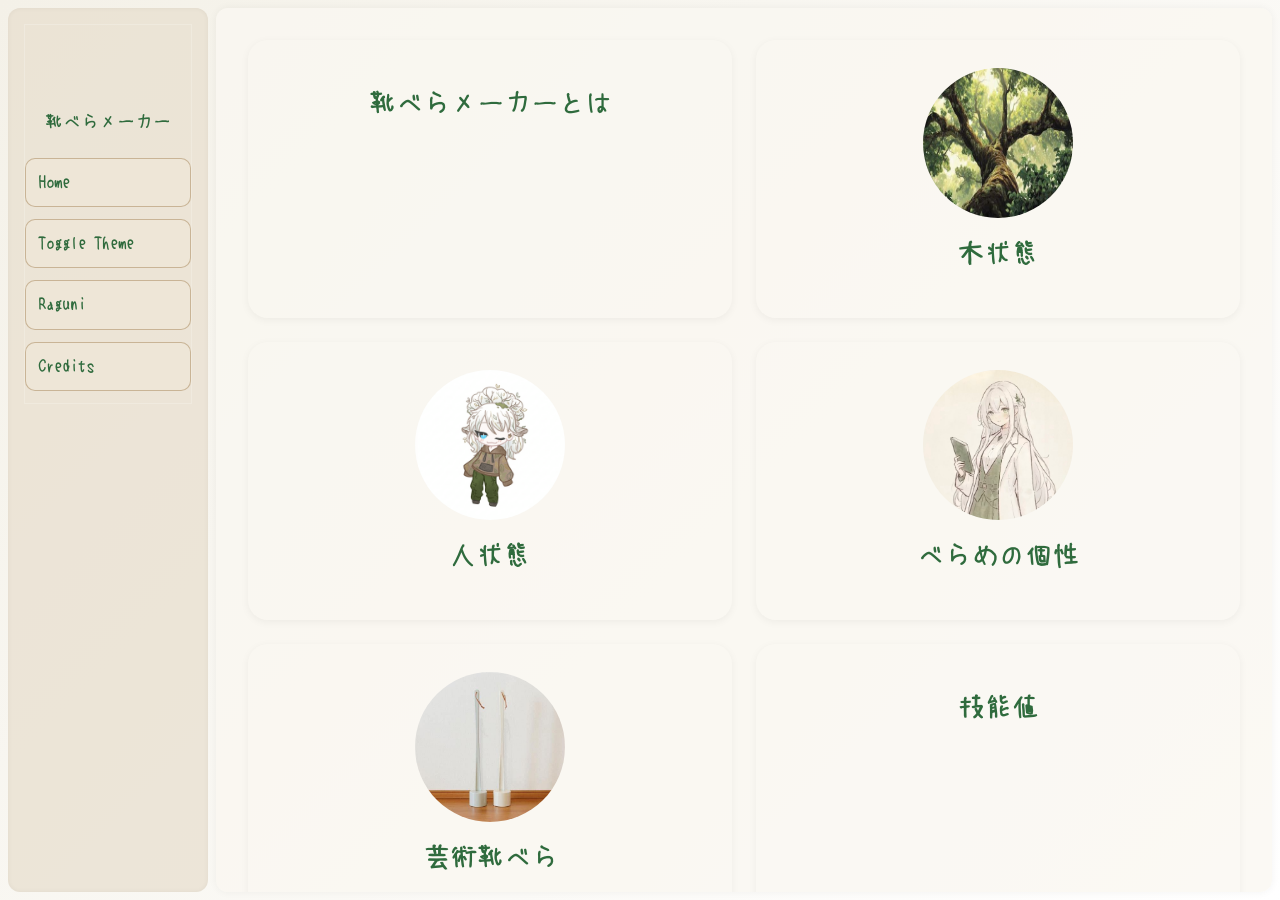
<file: index.html>
<!DOCTYPE html>
<html lang="ja">
<head>
    <meta charset="UTF-8">
    <meta name="viewport" content="width=device-width, initial-scale=1.0">
    <title>靴べらメーカー</title>
    <link rel="stylesheet" href="style/main.css">
    <link rel="stylesheet" href="style/card.css">
    <link rel="icon" href="./images/favicon.ico" type="image/x-icon">              
</head>
<body>
    <nav id="sidebar" aria-label="サイドバー">
        <button id="sidebarToggle" class="sidebar-toggle" type="button" aria-expanded="false" aria-controls="sidebarMenu" aria-label="メニューを開く">
            <span></span>
            <span></span>
            <span></span>
        </button>
        <div id="sidebarMenu" class="sidebar-menu glass-panel" role="menu">
            <div class="sidebar-brand" data-card-action="section" data-section-id="Main" onclick="handleCardAction(this, event)">
                <h1>靴べらメーカー</h1>
            </div>
            <ul class="menu-list">
                <li><a href="#" data-card-action="section" data-section-id="Main" onclick="handleCardAction(this, event)">Home</a></li>
                <li><a href="#" onclick="toggleTheme(); return false;">Toggle Theme</a></li>
                <li><a href="./loves/">Raguni</a></li>
                <li><a href="#" data-card-action="section" data-section-id="Credits" onclick="handleCardAction(this, event)">Credits</a></li>
            </ul>
        </div>
    </nav>
    <main id="main">
        <section id="Main" class="content-section">
            <div class="grid">
                <div class="card" data-card-action="section" data-section-id="About" onclick="handleCardAction(this, event)">
                    <h1>靴べらメーカーとは</h1>
                </div>
                <div class="card" data-card-action="section" data-section-id="Wood" onclick="handleCardAction(this, event)">
                    <div class="title"><img src="images/berame.jpg"></div>
                    <h1>木状態</h1>
                </div>
                <div class="card" data-card-action="section" data-section-id="Human" onclick="handleCardAction(this, event)">
                    <div class="title"><img src="images/human.png"></div>
                    <h1>人状態</h1>
                </div>
                <div class="card" data-card-action="section" data-section-id="otherSettings" onclick="handleCardAction(this, event)">
                    <div class="title"><img src="images/berame2.jpg"></div>
                    <h1>べらめの個性</h1>
                </div>
                <div class="card" data-card-action="section" data-section-id="bera" onclick="handleCardAction(this, event)">
                    <div class="title"><img src="images/bera.jpg"></div>
                    <h1>芸術靴べら</h1>
                </div>
                <div class="card" data-card-action="section" data-section-id="parameter" onclick="handleCardAction(this, event)"><h1>技能値</h1></div>
                <div class="card" data-card-action="section" data-section-id="other" onclick="handleCardAction(this, event)"><h1>その他</h1></div>
            </div>
        </section>
        <section id="About" class="content-section">
            <div class="grid">
                <div class="card">
                    <h1>靴べらメーカーとは</h1>
                    <p>靴べらを作成するPCのこと。</p>
                    <p>略称は、べらめ</p>
                    <p>シュブ=ニグラスのラグニが彼女である。</p>
                </div>
            </div>
        </section>
        <section id="Wood" class="content-section">
            <div class="grid">
                <div class="card" data-card-action="toggle" data-toggle-target="woodDiv" onclick="handleCardAction(this, event)">
                    <div class="title"><img src="images/berame.jpg"></div>
                    <h1>木状態</h1>
                    <div id="woodDiv">
                        <h2>年齢: 2歳</h2>
                        <h2>性別: 無性別</h2>
                        <h2>身長: 183cm</h2>
                        <h2>体重: 2t</h2>
                        <h2>誕生日: 2/5</h2>
                        <h2>出身: 靴べら</h2>
                        <h2>学位: 林学博士</h2>
                    </div>
                </div>
                <div class="card" data-card-action="toggle" data-toggle-target="woodStatus" onclick="handleCardAction(this, event)">
                    <h2>能力値</h2>
                    <div id="woodStatus">
                        <nav>
                            <ul>
                                <li><h3>STR: 12</h3></li>
                                <li><h3>CON: 13</h3></li>
                                <li><h3>POW: 12</h3></li>
                                <li><h3>DEX: 11</h3></li>
                                <li><h3>APP: 9</h3></li>
                                <li><h3>SIZ: 15</h3></li>
                                <li><h3>INT: 14</h3></li>
                                <li><h3>EDU: 20</h3></li>
                            </ul>
                            <ul>
                                <li><h3>HP :14</h3></li>
                                <li><h3>MP: 12</h3></li>
                                <li><h3>SAN: 94</h3></li>
                                <li><h3>不定: 75</h3></li>
                                <li><h3>IDE: 70</h3></li>
                                <li><h3>幸運: 60</h3></li>
                                <li><h3>知識: 100</h3></li>
                                <li><h3>DB: +1d4</h3></li>
                                <li><h3>耐久力: 14</h3></li>
                            </ul>
                        </nav>
                    </div>
                </div>
            </div>
        </section>
        <section id="Human" class="content-section">
            <div class="grid">
                <div class="card" data-card-action="toggle" data-toggle-target="humanDiv" onclick="handleCardAction(this, event)">
                    <div class="title">
                        <img src="images/human.png">
                    </div>
                    <h2>人状態</h2>
                    <div id="humanDiv">
                        <h2>年齢: 24歳</h2>
                        <h2>性別: 女性</h2>
                        <h2>身長: 150cm</h2>
                        <h2>体重: 42kg</h2>
                        <h2>髪色: 白</h2>
                        <h2>瞳色: 翠</h2>
                        <h2>肌色: 白</h2>
                        <h2>誕生日: 2/5</h2>
                        <h2>出身: 靴べら</h2>
                        <h2>学位: 林学博士</h2>
                    </div>
                </div>
                <div class="card" data-card-action="toggle" data-toggle-target="humanStatus" onclick="handleCardAction(this, event)">
                    <h2>能力値</h2>
                    <div id="humanStatus">
                        <nav>
                            <ul>
                                <li><h3>STR: 12</h3></li>
                                <li><h3>CON: 13</h3></li>
                                <li><h3>POW: 12</h3></li>
                                <li><h3>DEX: 15</h3></li>
                                <li><h3>APP: 18</h3></li>
                                <li><h3>SIZ: 11</h3></li>
                                <li><h3>INT: 14</h3></li>
                                <li><h3>EDU: 20</h3></li>
                            </ul>
                            <ul>
                                <li><h3>HP :14</h3></li>
                                <li><h3>MP: 12</h3></li>
                                <li><h3>SAN: 94</h3></li>
                                <li><h3>不定: 75</h3></li>
                                <li><h3>IDE: 70</h3></li>
                                <li><h3>幸運: 60</h3></li>
                                <li><h3>知識: 100</h3></li>
                                <li><h3>DB: 0</h3></li>
                                <li><h3>耐久力: 12</h3></li>
                            </ul>
                        </nav>
                    </div>
                </div>
            </div>
        </section>
        <section id="otherSettings" class="content-section">
            <div class="grid">
                <div class="card">
                    <h1>靴べらメーカーの特性</h1>
                </div>
                <div class="card" data-card-action="toggle" data-toggle-target="TRberame" onclick="handleCardAction(this, event)">
                    <h1>目星を振られた場合</h1>
                    <div id="TRberame">
                        <p>情報公開に自動成功し、SAN値チェック 1d6/1d20。</p>
                    </div>
                </div>
                <div class="card" data-card-action="toggle" data-toggle-target="CHberame" onclick="handleCardAction(this, event)">
                    <h1>状態変化</h1>
                    <div id="CHberame">
                        <p>木、人、靴べら、猫などへ変身できる。ATPを1追加消費すれば擬人化でき、擬人化時のみ交渉技能を使用可能。</p>
                    </div>
                </div>
                <div class="card" data-card-action="toggle" data-toggle-target="berameATP" onclick="handleCardAction(this, event)">
                    <h1>ATP</h1>
                    <div id="berameATP">
                        <p>生命活動のエネルギー。初期値は 1d100 + 10。存在中は天候・光量以外に左右されず光合成する。</p>
                        <table>
                            <thead><tr><th>環境</th><th>条件</th><th>回復</th></tr></thead>
                            <tbody>
                                <tr><td>屋外</td><td>快晴</td><td>4d6</td></tr>
                                <tr><td></td><td>晴れ</td><td>3d6</td></tr>
                                <tr><td></td><td>曇り</td><td>2d6</td></tr>
                                <tr><td></td><td>雨</td><td>1d6</td></tr>
                                <tr><td></td><td>その他</td><td>1d3</td></tr>
                                <tr><td>屋内</td><td>明るい</td><td>2d4</td></tr>
                                <tr><td></td><td>普通</td><td>1d4</td></tr>
                                <tr><td></td><td>暗い</td><td>1d2</td></tr>
                            </tbody>
                        </table>
                        <p>毎ターン1消費。木・靴べら以外の状態では追加で1消費。0になるとHPが毎ターン1減少。</p>
                        <p>人間の食事をとる場合、10ターンに100 + 1d100ATPが回復する。</p>
                    </div>
                </div>
                <div class="card" data-card-action="toggle" data-toggle-target="useATP" onclick="handleCardAction(this, event)">
                    <h1>ATPの使用</h1>
                    <div id="useATP">
                        <ul>
                            <li>自分のHP: 1d3 ATPで1回復。1ターン20まで。</li>
                            <li>ショック・仮死状態: 1ターン50まで。</li>
                            <li>他PCのHP: ATP 1でHP 1回復。</li>
                            <li>PC以外: 一度に回復できる上限なし。</li>
                            <li>ショック・仮死・死亡時は、ATPを全て使ってでもHPを回復する。</li>
                        </ul>
                    </div>
                </div>
            </div>
        </section>
        <section id="bera" class="content-section">
            <div class="grid">
                <div class="card">
                    <h1>芸術靴べらについて</h1>
                    <p>靴べらを生み出すことができる。</p>
                    <p>また、既存の物質を靴べらに変えることもできる。</p>
                    <p>技能値の増減はない。</p>
                </div>
                <div class="card" data-card-action="toggle" data-toggle-target="beraKind" onclick="handleCardAction(this, event)">
                    <h1>靴べらの種類</h1>
                    <div id="beraKind">
                        <nav>
                            <ul>
                                <li><h2>効果のある靴べら</h2><p>靴べらメーカー専用</p></li>
                                <li><h2>靴べら</h2><p>アーティファクト化</p></li>
                                <li><h2>靴べら</h2><p>普通の靴べら</p></li>
                            </ul>
                        </nav>
                        <p>効果のある靴べらを使用することができるのは、靴べらメーカーのみである。</p>
                        <p>靴べらメーカー以外は、アーティファクト化されている靴べらか普通の靴べらの2つが使用可能である。</p>
                    </div>
                </div>
                <div class="card" data-card-action="toggle" data-toggle-target="beraState" onclick="handleCardAction(this, event)">
                    <h1>靴べらの状態</h1>
                    <div id="beraState">
                        <p>現在のシナリオで作成した靴べらはアクティブ、それ以外はコールド。コールド化した靴べらは宣言でアクティブ化できる。</p>
                    </div>
                </div>
                <div class="card" data-card-action="toggle" data-toggle-target="beraRestriction" onclick="handleCardAction(this, event)">
                    <h1>芸術靴べらの制約</h1>
                    <div id="beraRestriction">
                        <p>1ターンに生み出すことのできる靴べらは、5ポイントまでである。</p>
                        <nav>
                            <ul>
                                <li><h2>効果のある靴べら</h2><p>5ポイント</p></li>
                                <li><h2>アーティファクト化された靴べら</h2><p>2ポイント</p></li>
                                <li><h2>靴べら</h2><p>1ポイント</p></li>
                            </ul>
                        </nav>
                    </div>
                </div>
                <div class="card" data-card-action="toggle" data-toggle-target="beraDetails1" onclick="handleCardAction(this, event)">
                    <h1>芸術靴べらの特殊効果</h1>
                    <div id="beraDetails1">
                        <p>効果のある靴べらを召喚することができる。</p>
                        <p>召喚する際に芸術靴べらの技能値を5減少させる。</p>
                        <p>1d5の出目に応じて以下の効果のある靴べらが召喚される。</p>
                        <nav>
                            <ul>
                                <li><h2>1: 回避</h2></li>
                                <li><h2>2: 回復</h2></li>
                                <li><h2>3: 目星</h2></li>
                                <li><h2>4: マーシャルアーツ</h2></li>
                                <li><h2>5: 追跡</h2></li>
                            </ul>
                        </nav>
                    </div>
                </div>
                <div class="card" data-card-action="toggle" data-toggle-target="useAffectbera" onclick="handleCardAction(this, event)">
                    <h1>効果のある靴べらの使用</h1>
                    <div id="useAffectbera">
                        <p>回避、回復、目星、マーシャルアーツ、追跡の効果を使用できる。使用時は1〜5がファンブル、96〜100がクリティカル。</p>
                        <p>マーシャルアーツはDB +1d6。人状態では同時に2本まで使用できる。</p>
                    </div>
                </div>
                <div class="card" data-card-action="toggle" data-toggle-target="beraDetails2" onclick="handleCardAction(this, event)">
                    <h1>芸術靴べらの特殊効果</h1>
                    <div id="beraDetails2">
                        <p>アーティファクト化された靴べらを召喚することができる。</p>
                        <p>召喚する際に芸術靴べらの技能値を2減少させる。</p>
                        <p>1d5の出目に応じて以下のアーティファクト化された靴べらが召喚される。</p>
                        <nav>
                            <ul>
                                <li><h2>1: 回避</h2></li>
                                <li><h2>2: 回復</h2></li>
                                <li><h2>3: 目星</h2></li>
                                <li><h2>4: マーシャルアーツ</h2></li>
                                <li><h2>5: 追跡</h2></li>
                            </ul>
                        </nav>
                    </div>
                </div>
                <div class="card" data-card-action="toggle" data-toggle-target="aboutAFbera" onclick="handleCardAction(this, event)">
                    <h1>アーティファクト化された靴べら</h1>
                    <div id="aboutAFbera">
                        <p>回避・回復・目星・マーシャルアーツ・追跡に、それぞれ +33d3の補正を受ける。</p>
                        <p>所有者が戦闘でファンブルすると破壊され、所有者は1ダメージ。譲渡品とコールド化した靴べらは除く。</p>
                    </div>
                </div>
                <div class="card" data-card-action="toggle" data-toggle-target="normalbera" onclick="handleCardAction(this, event)">
                    <h1>普通の靴べら</h1>
                    <div id="normalbera">
                        <p>攻撃時に1d3 + DBのダメージを与える。</p>
                    </div>
                </div>
                <div class="card" data-card-action="toggle" data-toggle-target="beraATP" onclick="handleCardAction(this, event)">
                    <h1>靴べらの吸収</h1>
                    <div id="beraATP">
                        <p>靴べらを吸収すると、ATPを1d6回復する。</p>
                    </div>
                </div>
                <div class="card" data-card-action="toggle" data-toggle-target="beraCritical" onclick="handleCardAction(this, event)">
                    <h1>クリティカル</h1>
                    <div id="beraCritical">
                        <h2>芸術靴べらでクリティカルした場合</h2>
                        <p>芸術靴べらの技能値を100増加させる。</p>
                    </div>
                </div>
                <div class="card" data-card-action="toggle" data-toggle-target="beraFumble" onclick="handleCardAction(this, event)">
                    <h1>ファンブル</h1>
                    <div id="beraFumble">
                        <h2>芸術靴べらでファンブルした場合</h2>
                        <p>既存にある靴べらをすべて破壊する。</p>
                        <p>コールド化した靴べら、譲渡された靴べら、魂を含む靴べらを除く。</p>
                    </div>
                </div>
            </div>
        </section>
        <section id="parameter" class="content-section">
            <div class="grid">
                <div class="card">
                    <h1>技能値</h1>
                    <p>職業ポイント: 400 興味ポイント: 140</p>
                    <p>木状態・人状態 共通</p>
                </div>
		        <div class="card">
                    <h2>芸術技能</h2>
                    <table>
                        <thead><tr><th>技能名</th><th>初期</th><th>割振</th><th>他</th><th>合計</th></tr></thead>
                        <tbody>
                            <tr><td>芸術（靴べら）</td><td>5</td><td>540</td><td>-128</td><td>417</td></tr>
                        </tbody>
                    </table>
                </div>
                <div class="card">
                    <h2>戦闘技能</h2>
                    <table>
                        <thead><tr><th>技能名</th><th>初期</th><th>成長</th><th>合計</th></tr></thead>
                        <tbody>
                            <tr><td>回避</td><td>22</td><td>15</td><td>37</td></tr>
                            <tr><td>キック</td><td>25</td><td>-</td><td>25</td></tr>
                            <tr><td>組み付き</td><td>25</td><td>-</td><td>25</td></tr>
                            <tr><td>こぶし(パンチ)</td><td>50</td><td>-</td><td>50</td></tr>
                            <tr><td>頭突き</td><td>10</td><td>-</td><td>10</td></tr>
                            <tr><td>投擲</td><td>25</td><td>-</td><td>25</td></tr>
                            <tr><td>マーシャルアーツ</td><td>1</td><td>-</td><td>1</td></tr>
                            <tr><td>拳銃</td><td>20</td><td>-</td><td>20</td></tr>
                            <tr><td>サブマシンガン</td><td>15</td><td>-</td><td>15</td></tr>
                            <tr><td>ショットガン</td><td>30</td><td>-</td><td>30</td></tr>
                            <tr><td>マシンガン</td><td>15</td><td>-</td><td>15</td></tr>
                            <tr><td>ライフル</td><td>25</td><td>-</td><td>25</td></tr>
                            <tr><td>電気銃リロード</td><td>50</td><td>-</td><td>50</td></tr>
                        </tbody>
                    </table>
                </div>
                <div class="card">
                    <h2>探索技能</h2>
                    <table>
                        <thead><tr><th>技能名</th><th>初期</th><th>成長</th><th>合計</th></tr></thead>
                        <tbody>
                            <tr><td>応急手当</td><td>30</td><td>-</td><td>30</td></tr>
                            <tr><td>鍵開け</td><td>1</td><td>5</td><td>6</td></tr>
                            <tr><td>隠す</td><td>15</td><td>-</td><td>15</td></tr>
			    <tr><td>隠れる</td><td>10</td><td>-</td><td>10</td></tr>
                            <tr><td>聞き耳</td><td>25</td><td>-</td><td>25</td></tr>
                            <tr><td>忍び歩き</td><td>10</td><td>-</td><td>10</td></tr>
                            <tr><td>写真術</td><td>10</td><td>-</td><td>10</td></tr>
                            <tr><td>精神分析</td><td>1</td><td>-</td><td>1</td></tr>
                            <tr><td>追跡</td><td>10</td><td>-</td><td>10</td></tr>
                            <tr><td>登攀</td><td>40</td><td>-</td><td>40</td></tr>
                            <tr><td>図書館</td><td>25</td><td>1</td><td>26</td></tr>
                            <tr><td>目星</td><td>25</td><td>11</td><td>36</td></tr>
			</tbody>
                </table>
            </div>
            <div class="card">
                <h2>行動技能</h2>
                    <table>
                        <thead><tr><th>技能名</th><th>初期</th><th>成長</th><th>合計</th></tr></thead>
                        <tbody>
                            <tr><td>運転</td><td>20</td><td>-</td><td>20</td></tr>
			    <tr><td>機械修理</td><td>20</td><td>-</td><td>20</td></tr>
                            <tr><td>重機械操作</td><td>1</td><td>-</td><td>1</td></tr>
                            <tr><td>乗馬</td><td>5</td><td>-</td><td>5</td></tr>
                            <tr><td>水泳</td><td>25</td><td>-</td><td>25</td></tr>
                            <tr><td>制作</td><td>5</td><td>-</td><td>5</td></tr>
		            <tr><td>跳躍</td><td>25</td><td>-</td><td>25</td></tr>
                            <tr><td>操作</td><td>1</td><td>-</td><td>1</td></tr>
			    <tr><td>電気修理</td><td>10</td><td>-</td><td>10</td></tr>
                            <tr><td>ナビゲート</td><td>10</td><td>-</td><td>10</td></tr>
			    <tr><td>変装</td><td>1</td><td>-</td><td>10</td></tr>
                        </tbody>
                    </table>
                </div>
                <div class="card">
                    <h2>交渉技能</h2>
                    <table>
                        <thead><tr><th>技能名</th><th>初期</th><th>成長</th><th>合計</th></tr></thead>
                        <tbody>
                            <tr><td>言いくるめ</td><td>5</td><td>-</td><td>5</td></tr>
			    <tr><td>信用</td><td>15</td><td>-</td><td>15</td></tr>
      			    <tr><td>説得</td><td>15</td><td>-</td><td>15</td></tr>
			    <tr><td>値切り</td><td>5</td><td>-</td><td>5</td></tr>
                            <tr><td>母国語 (日本語)</td><td>100</td><td>-</td><td>100</td></tr>
			</tbody>
                    </table>
                </div>
		<div class="card">
                    <h2>知識技能</h2>
                    <table>
                        <thead><tr><th>技能名</th><th>初期</th><th>成長</th><th>合計</th></tr></thead>
                        <tbody>
                            <tr><td>医学</td><td>5</td><td>-</td><td>5</td></tr>
			    <tr><td>オカルト</td><td>5</td><td>-</td><td>5</td></tr>
			    <tr><td>化学</td><td>1</td><td>-</td><td>1</td></tr>
                            <tr><td>クトゥルフ神話</td><td>3</td><td>-</td><td>3</td></tr>
                            <tr><td>経理</td><td>10</td><td>-</td>10<td>10</td></tr>
			    <tr><td>考古学</td><td>1</td><td>-</td><td>1</td></tr>
			    <tr><td>コンピューター</td><td>1</td><td>-</td><td>1</td></tr>
                            <tr><td>心理学</td><td>5</td><td>-</td><td>5</td></tr>
			    <tr><td>人類学</td><td>1</td><td>-</td><td>1</td></tr>
			    <tr><td>生物学</td><td>1</td><td>-</td><td>1</td></tr>
			    <tr><td>心地質学</td><td>1</td><td>-</td><td>1</td></tr>
                            <tr><td>電子工学</td><td>1</td><td>-</td><td>1</td></tr>
			    <tr><td>天文学</td><td>1</td><td>-</td><td>1</td></tr>
                            <tr><td>博物学</td><td>10</td><td>-</td><td>10</td></tr>
			    <tr><td>物理学</td><td>1</td><td>-</td><td>1</td></tr>
			    <tr><td>法律</td><td>5</td><td>-</td><td>5</td></tr>
			    <tr><td>薬学</td><td>1</td><td>-</td><td>1</td></tr>
			    <tr><td>歴史</td><td>20</td><td>-</td><td>20</td></tr>
                        </tbody>
                    </table>
                </div>
            </div>
        </section>
        <section id="other" class="content-section">
            <div class="grid">
                <div class="card" data-card-action="toggle" data-toggle-target="weaponDetails" onclick="handleCardAction(this, event)">
                    <h1>武器</h1>
                    <div id="weaponDetails">
			<table>
                <thead><tr><th>名称</th><th>成功率</th><th>ダメージ</th></tr></thead>
                <tbody>
                    <tr><td>電気銃</td><td>(110 - 10n)%</td><td>1回につき nd5</td></tr>
                </tbody>
            </table>
            <table>
                <thead><tr><th>説明</th></tr></thead>
                <tbody>
                    <tr><td>nは1〜10。1ターンに1回攻撃。ターン開始時に電気銃リロード判定を行い、失敗時はダメージ半減。クリティカル・ファンブルなし。</td></tr>
                </tbody>
			</table>
                    </div>
                </div>
                <div class="card" data-card-action="toggle" data-toggle-target="moneyDetails" onclick="handleCardAction(this, event)">
                    <h1>収入と財産</h1>
                    <div id="moneyDetails">
			<table>
                <tbody>
                    <tr><th>収入</th><td>1シナリオにつき木の葉5枚</td></tr>
                    <tr><th>手持ち現金</th><td>1,080,000</td></tr>
                    <tr><th>預金</th><td>120,000,000</td></tr>
                    <tr><th>個人資産</th><td>-</td></tr>
                    <tr><th>不動産</th><td>-</td></tr>
                </tbody>
			</table>
                    </div>
                </div>
                <div class="card" data-card-action="toggle" data-toggle-target="itemDetails" onclick="handleCardAction(this, event)">
                    <h1>所持品・アーティファクト</h1>
                    <div id="itemDetails">
                        <table>
                            <thead><tr><th>名称</th><th>個数</th></tr></thead>
                            <tbody>
                                <tr><td>水のマーシャルアーツ</td><td>x1</td></tr>
                            </tbody>
                        </table>
                        <table>
                            <thead><tr><th>メモ</th></tr></thead>
                            <tbody>
                                <tr><td>米田・R・米山の形見 水属性のマーシャルアーツベラ</td></tr>
                            </tbody>
                        </table>
                        <table>
                            <thead><tr><th>名称</th><th>個数</th></tr></thead>
                            <tbody>
                                <tr><td>翠色の綺麗な宝石</td><td>x1</td></tr>
                            </tbody>
                        </table>
                        <table>
                            <thead><tr><th>メモ</th></tr></thead>
                            <tbody>
                                <tr><td>MP+10 10万円 使用後半額になる。 使用済み</td></tr>
                            </tbody>
                        </table>
                        <table>
                            <thead><tr><th>名称</th><th>個数</th></tr></thead>
                            <tbody>
                                <tr><td>怪談白サイコロ</td><td>x1</td></tr>
                            </tbody>
                        </table>
                        <table>
                            <thead><tr><th>メモ</th></tr></thead>
                            <tbody>
                                <tr><td>使ったシナリオで1つだけ言葉をシナリオ中概念ごと変えることができる しかし、1d6で6が出た場合このサイコロを爆散し1d3ダメージを受けるかつ、次振る戦闘技能をファンブルにする。1回のみ</td></tr>
                            </tbody>
                        </table>
                        <table>
                            <thead><tr><th>名称</th><th>個数</th></tr></thead>
                            <tbody>
                                <tr><td>魔術本: 被害をそらす</td><td>-</td></tr>
                            </tbody>
                        </table>
                        <table>
                            <thead><tr><th>メモ</th></tr></thead>
                            <tbody>
                                <tr><td>呪文をかけるためにMPとSUN値を1消費する。攻撃に対して片手を伸ばす。手を下ろさない限り、攻撃が与えるはずだったダメージと同じ数値のMPを消費することでダメージを脇に逸らすことができる。攻撃が命中していない場合MPは消費されない。</td></tr>
                            </tbody>
                        </table>
                        <table>
                            <thead><tr><th>名称</th><th>個数</th></tr></thead>
                            <tbody>
                                <tr><td>クトゥルフの招来/退散/従属</td><td>-</td></tr>
                            </tbody>
                        </table>
                        <table>
                            <thead><tr><th>メモ</th></tr></thead>
                            <tbody>
                                <tr><td>『ふんぐるい むぐるうなふ くとぅぐあ ふぉまるはうと んがあ・ぐあ なふるたぐん いあ！ くとぅぐあ!』と2回唱え、MPとSUN値を1d10消費してシュブ=ニグラスを招来することができる。そしてSUNチェックは招来させた本人は発生せず自分が招来させている間自分に従属させることができる。1d5ターンたつと勝手に退散する。(召喚されるのはヨグ=ソトース)※アザトースです。1d100で対象が変わる。</td></tr>
                            </tbody>
                        </table>
                        <table>
                            <thead><tr><th>名称</th><th>個数</th></tr></thead>
                            <tbody>
                                <tr><td>魔法の羽(回復)</td><td>-</td></tr>
                            </tbody>
                        </table>
                        <table>
                            <thead><tr><th>メモ</th></tr></thead>
                            <tbody>
                                <tr><td>対象を癒しの炎で包んで回復する。最大HPの何%まで回復（消費MPx10%）消費するMPを選べる。</td></tr>
                            </tbody>
                        </table>
                        <table>
                            <thead><tr><th>名称</th><th>個数</th></tr></thead>
                            <tbody>
                                <tr><td>魔法の羽(攻撃)</td><td>-</td></tr>
                            </tbody>
                        </table>
                        <table>
                            <thead><tr><th>メモ</th></tr></thead>
                            <tbody>
                                <tr><td>対象を炎で攻撃する。装甲や魔術の影響を受けない（5D3+消費MP）MPを2D5消費する</td></tr>
                            </tbody>
                        </table>
                        <table>
                            <thead><tr><th>名称</th><th>個数</th></tr></thead>
                            <tbody>
                                <tr><td>運命の100面ダイスの残骸</td><td>x1</td></tr>
                            </tbody>
                        </table>
                        <table>
                            <thead><tr><th>メモ</th></tr></thead>
                            <tbody>
                                <tr><td>COC のセッションにおいて一度だけ判定をやり直すことが出来る。一度使うと粉々に砕けてしまうだろう。オリジナルのAFなので持込みは各KPに確認が必要。※既に使用済みで壊れた。</td></tr>
                            </tbody>
                        </table>
                        <table>
                            <thead><tr><th>名称</th><th>個数</th></tr></thead>
                            <tbody>
                                <tr><td>証明写真</td><td>x1</td></tr>
                            </tbody>
                        </table>
                        <table>
                            <thead><tr><th>メモ</th></tr></thead>
                            <tbody>
                                <tr><td>べらめ人状態の証明書。App20の証明写真。</td></tr>
                            </tbody>
                        </table>
                        <table>
                            <thead><tr><th>名称</th><th>個数</th></tr></thead>
                            <tbody>
                                <tr><td>天候の数珠</td><td>x1</td></tr>
                            </tbody>
                        </table>
                        <table>
                            <thead><tr><th>メモ</th></tr></thead>
                            <tbody>
                                <tr><td>呪文: 天候を変える。を取得する。また、この数珠をつけている限り、マジックポイント10につきレベル2の天候変化が行える。</td></tr>
                            </tbody>
                        </table>
                        <table>
                            <thead><tr><th>名称</th><th>個数</th></tr></thead>
                            <tbody>
                                <tr><td>魔術写しの短刀</td><td>x1</td></tr>
                            </tbody>
                        </table>
                        <table>
                            <thead><tr><th>メモ</th></tr></thead>
                            <tbody>
                                <tr><td>この短刀で術者を刺し命を奪うことで、術者が持っていた呪文をどれでも一つ短刀に移すことができるアーティファクト。術を奪えるのは一回のみ。なお、このアイテムはAFなので幽体の探索者でも持つことが可能。時雨の中にあった天候を変えるを吸収している。</td></tr>
                            </tbody>
                        </table>
                        <table>
                            <thead><tr><th>名称</th><th>個数</th></tr></thead>
                            <tbody>
                                <tr><td>注射: 死者からの忠誠</td><td>x1</td></tr>
                            </tbody>
                        </table>
                        <table>
                            <thead><tr><th>メモ</th></tr></thead>
                            <tbody>
                                <tr><td>1回のみ、死体に注射すると自身の駒にすることができる。2d5ターンの間、思いのまま動かすことができる。2d5ターン後、死体は灰になって消える。</td></tr>
                            </tbody>
                        </table>
                        <table>
                            <thead><tr><th>名称</th><th>個数</th></tr></thead>
                            <tbody>
                                <tr><td>魔術本: 過剰の回復</td><td>-</td></tr>
                            </tbody>
                        </table>
                        <table>
                            <thead><tr><th>メモ</th></tr></thead>
                            <tbody>
                                <tr><td>HPが最大値の相手に1ポイント以上の回復を与えると、回復値の最大3倍のダメージを与えることができる。ただし、この魔術本によるダメージでは対象の最大HPの50%を超えてダメージを与えられない。</td></tr>
                            </tbody>
                        </table>
                        <table>
                            <thead><tr><th>名称</th><th>個数</th></tr></thead>
                            <tbody>
                                <tr><td>死への抵抗</td><td>-</td></tr>
                            </tbody>
                        </table>
                        <table>
                            <thead><tr><th>メモ</th></tr></thead>
                            <tbody>
                                <tr><td>所有者: 靴べらメーカー。このアーティファクトの所有者として名前を刻んだ者以外、所有者が変わることはない。名前を刻む際に、MPとSAN値をそれぞれ1d10減少させる。所有者のPCが死亡した際に、この本を落とす。この本を拾ったものは、CON対抗で負けた場合身体を乗っ取られる。</td></tr>
                            </tbody>
                        </table>
                        <table>
                            <thead><tr><th>名称</th><th>個数</th></tr></thead>
                            <tbody>
                                <tr><td>魔術本: 神殺し</td><td>-</td></tr>
                            </tbody>
                        </table>
                        <table>
                            <thead><tr><th>メモ</th></tr></thead>
                            <tbody>
                                <tr><td>神を殺したあなたには必要がないだろう……</td></tr>
                            </tbody>
                        </table>
                    </div>
                </div>
                <div class="card" data-card-action="toggle" data-toggle-target="STbera" onclick="handleCardAction(this, event)">
                    <h1>所有靴べら等</h1>
                    <div id="STbera">
                        <table>
                            <thead>
                                <tr><th>種類</th><th>本数</th></tr>
                            </thead>
                            <tbody>
                                <tr><td>回避</td><td>9</td></tr>
                                <tr><td>回復</td><td>6</td></tr>
                                <tr><td>目星</td><td>4</td></tr>
                                <tr><td>マーシャルアーツ</td><td>10</td></tr>
                                <tr><td>追跡</td><td>8</td></tr>
                                <tr><td>普通(魂入り)<td>15</td></tr>
                            </tbody>
                        </table>
                        <h2>シナリオに残してきた靴べら</h2>
                        <table>
                            <thead>
                                <tr><th>シナリオ名</th><th>本数</th></tr>
                            </thead>
                            <tbody>
                                <tr><td>絶対初期値的な技能に成功しないと出られない部屋</td><td>-</td></tr>
                                <tr><td>絶望の孤島</td><td>3</td></tr>
                                <tr><td>にゃんこ事件真っ最中</td><td>2</td></tr>
                                <tr><td>ショゴス狩り</td><td>1</td></tr>
                                <tr><td>チャイルドリプレイ</td><td>3</td></tr>
                                <tr><td>腹が…減った…</td><td>-</td></tr>
                                <tr><td>奇妙な1日</td><td>2</td></tr>
                                <tr><td>間もなく最終電車が出発します。</td><td>2</td></tr>
                                <tr><td>稲荷の村</td><td>1</td></tr>
                                <tr><td>在らずの人々</td><td>6</td></tr>
                            </tbody>
                        </table>
                    </div>
                </div>
                <div class="card" data-card-action="toggle" data-toggle-target="encounterDetails" onclick="handleCardAction(this, event)">
                    <h1>遭遇した超自然の存在</h1>
                    <div id="encounterDetails">
                        <table>
                            <thead><tr><th>名称</th><th>回数</th></tr></thead>
                            <tbody>
                                <tr><td>ダニL</td><td>3</td></tr>
                                <tr><td>ノーデンス</td><td>1</td></tr>
                                <tr><td>ショゴス</td><td>14</td></tr>
                                <tr><td>ゴルゴロス</td><td>1</td></tr>
                                <tr><td>アザトース</td><td>1</td></tr>
                                <tr><td>シュブ=ニグラス</td><td>2</td></tr>
                                <tr><td>稲荷</td><td>1</td></tr>
                                <tr><td>風の落し子</td><td>1</td></tr>
                                <tr><td>クトーニアン</td><td>1</td></tr>
                                <tr><td>バグ=シャース</td><td>1</td></tr>
                            </tbody>
                        </table>
                    </div>
                </div>
                <div class="card" data-card-action="toggle" data-toggle-target="scenarioDetails" onclick="handleCardAction(this, event)">
                    <h1>通過したシナリオ</h1>
                    <div id="scenarioDetails">
                        <table>
                            <thead><tr><th>シナリオ</th><th>結果</th><th>記録・報酬</th></tr></thead>
                            <tbody>
                                <tr><td>絶対初期値的な技能に成功しないと出られない部屋</td><td>クリア</td><td>遺体を目星べらにした</td></tr>
                                <tr><td>絶望の孤島</td><td>ロスト ※ロストではない</td><td>靴べら5つで自身を召喚</td></tr>
                                <tr><td>にゃんこ事件真っ最中</td><td>クリア</td><td>緑色の綺麗な宝石</td></tr>
                                <tr><td>ショゴス狩り</td><td>クリア</td><td>ショゴス14体、電気銃ほか</td></tr>
                                <tr><td>チャイルド・リプレイ</td><td>クリア</td><td>ゴル=ゴロス、SAN値回復</td></tr>
                                <tr><td>腹が…減った…</td><td>クリア</td><td>SAN値・芸術靴べら回復</td></tr>
                                <tr><td>奇妙な1日</td><td>クリア</td><td>魔法の羽</td></tr>
                                <tr><td>間もなく最終電車が出発します。</td><td>クリア</td><td>SAN値回復、運命のダイス</td></tr>
                                <tr><td>稲荷の村</td><td>クリア</td><td>SAN値回復</td></tr>
                                <tr><td>在らずの人々</td><td>クリア</td><td>SAN値回復、天候の数珠、魔術写しの短刀</td></tr>
                                <tr><td>クトーニアン、殺したくない?</td><td>クリア</td><td>SAN値回復</td></tr>
                                <tr><td>向日葵の咲かない夏 END E</td><td>クリア</td><td>SAN値回復、注射: 死者からの忠誠、魔術本: 死への抵抗</td></tr>
                                <tr><td>向日葵の咲かない夏 END TRUE</td><td>クリア</td><td>SAN値回復、魔術本: 過剰の回復、魔術本: 神殺し</td></tr>
                            </tbody>
                        </table>
                    </div>
                </div>
            </div>
        </section>
        <section id="Credits" class="content-section">
            <h3>Credit</h3>
            <p>靴べらメーカー</p>
            <p>Github <a href="https://github.com/kado-kado/trpg" target="_blank">Repository</a></p>
            <p>Made by <a href="https://github.com/kado-kado" target="_blank">@kado-kado</a></p>
            <h4>Special Thanks</h4>
            <p>Powered by <a href="https://ameblo.jp/fakeholic/entry-10972813360.html" target="_blank">ひいこ＠過充電氏 過充電フォント</a></p>
            <p>Hosted source on <a href="https://github.com/" target="_blank">GitHub</a></p>
            <p>Deployed by <a href="https://pages.cloudflare.com/" target="_blank">Cloudflare Pages</a></p>
        </section>
    </main>
    <script src="script/change-mode.js"></script>
    <script src="script/change-section.js"></script>
    <script src="script/ctrlDiv.js"></script>
</body>
</html>
</file>
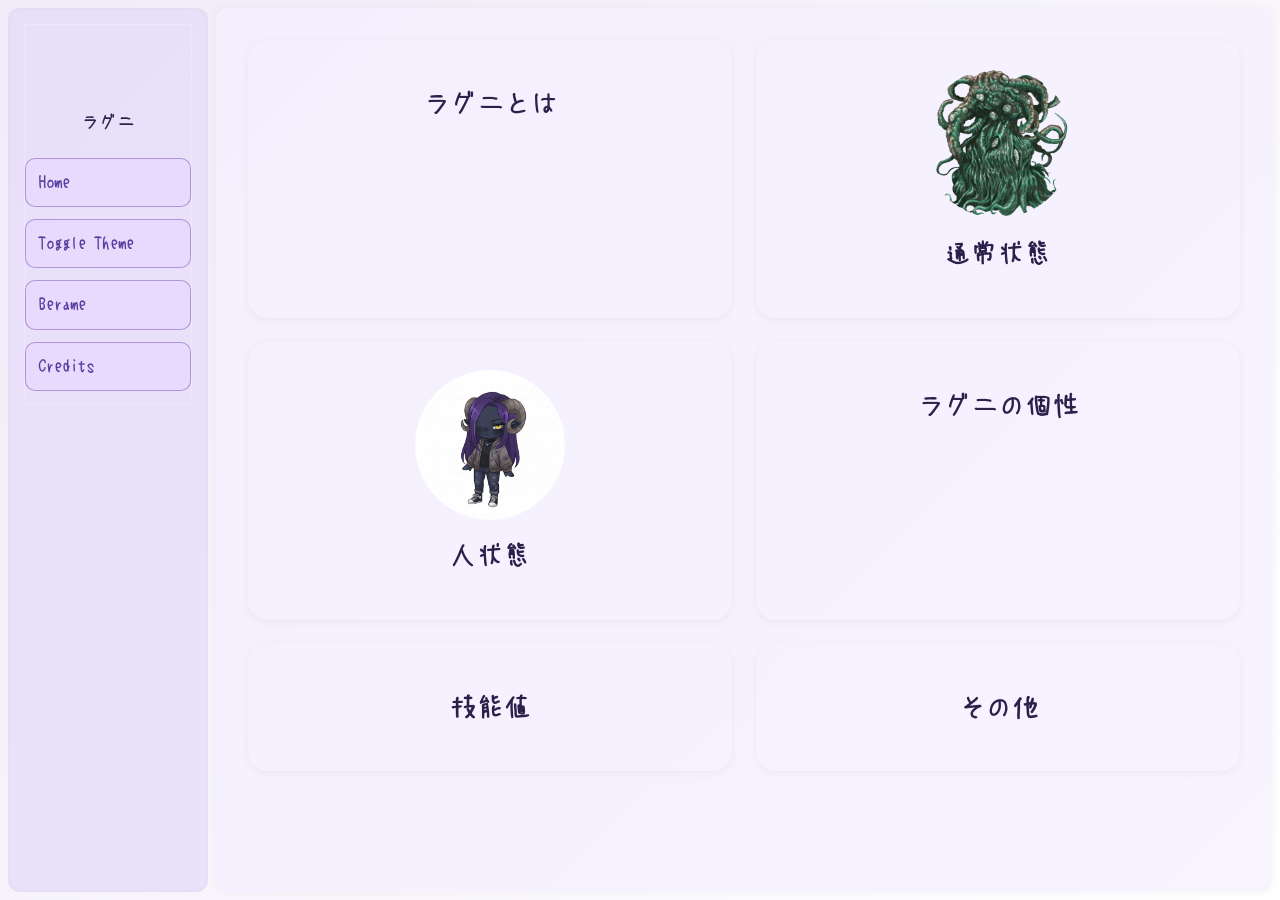
<file: loves/index.html>
<!DOCTYPE html>
<html lang="ja">
<head>
    <meta charset="UTF-8">
    <meta name="viewport" content="width=device-width, initial-scale=1.0">
    <title>ラグニ</title>
    <link rel="stylesheet" href="../style/raguni.css">
    <link rel="stylesheet" href="../style/card.css">
    <link rel="icon" href="./images/favicon.ico" type="image/x-icon">
</head>
<body>
    <nav id="sidebar" aria-label="サイドバー">
        <button id="sidebarToggle" class="sidebar-toggle" type="button" aria-expanded="false" aria-controls="sidebarMenu" aria-label="メニューを開く">
            <span></span>
            <span></span>
            <span></span>
        </button>
        <div id="sidebarMenu" class="sidebar-menu glass-panel" role="menu">
            <div class="sidebar-brand" data-card-action="section" data-section-id="Main" onclick="handleCardAction(this, event)">
                <h1>ラグニ</h1>
            </div>
            <ul class="menu-list">
                <li><a href="#" data-card-action="section" data-section-id="Main" onclick="handleCardAction(this, event)">Home</a></li>
                <li><a href="#" onclick="toggleTheme(); return false;">Toggle Theme</a></li>
                <li><a href="../">Berame</a></li>
                <li><a href="#" data-card-action="section" data-section-id="Credits" onclick="handleCardAction(this, event)">Credits</a></li>
            </ul>
        </div>
    </nav>
    <main id="main">
        <section id="Main" class="content-section">
            <div class="grid">
                <div class="card" data-card-action="section" data-section-id="About" onclick="handleCardAction(this, event)">
                    <h1>ラグニとは</h1>
                </div>
                <div class="card" data-card-action="section" data-section-id="Wood" onclick="handleCardAction(this, event)">
                    <div class="title"><img src="images/raguni.png"></div>
                    <h1>通常状態</h1>
                </div>
                <div class="card" data-card-action="section" data-section-id="Human" onclick="handleCardAction(this, event)">
                    <div class="title"><img src="images/human.png"></div>
                    <h1>人状態</h1>
                </div>
                <div class="card" data-card-action="section" data-section-id="otherSettings" onclick="handleCardAction(this, event)">
                    <h1>ラグニの個性</h1>
                </div>
                <div class="card" data-card-action="section" data-section-id="parameter" onclick="handleCardAction(this, event)"><h1>技能値</h1></div>
                <div class="card" data-card-action="section" data-section-id="other" onclick="handleCardAction(this, event)"><h1>その他</h1></div>
            </div>
        </section>
        <section id="About" class="content-section">
            <div class="grid">
                <div class="card">
                    <h1>ラグニとは</h1>
                    <p>INTに対抗APPロールによってべらめに口説かれて、彼女になったシュブ=ニグラスのこと</p>
                    <p>略称は、ラグニ</p>
                </div>
            </div>
        </section>
        <section id="Wood" class="content-section">
            <div class="grid">
                <div class="card" data-card-action="toggle" data-toggle-target="woodDiv" onclick="handleCardAction(this, event)">
                    <div class="title"><img src="images/raguni.png"></div>
                    <h1>シュブ=ニグラス状態</h1>
                    <div id="woodDiv">
                        <h2>年齢: ???</h2>
                        <h2>性別: 無性別</h2>
                        <h2>身長: ???</h2>
                        <h2>体重: ???</h2>
                        <h2>誕生日: ???</h2>
                        <h2>出身: ドリームランド</h2>
                    </div>
                </div>
                <div class="card" data-card-action="toggle" data-toggle-target="woodStatus" onclick="handleCardAction(this, event)">
                    <h2>能力値</h2>
                    <div id="woodStatus">
                        <nav>
                            <ul>
                                <li><h3>STR: 72</h3></li>
                                <li><h3>CON: 170</h3></li>
                                <li><h3>POW: 70</h3></li>
                                <li><h3>DEX: 28</h3></li>
                                <li><h3>APP: 17</h3></li>
                                <li><h3>SIZ: 120</h3></li>
                                <li><h3>INT: 21</h3></li>
                                <li><h3>EDU: 21</h3></li>
                            </ul>
                            <ul>
                                <li><h3>HP :500</h3></li>
                                <li><h3>MP: 70</h3></li>
                                <li><h3>SAN: 350</h3></li>
                                <li><h3>不定: 280</h3></li>
                                <li><h3>IDE: 105</h3></li>
                                <li><h3>幸運: 350</h3></li>
                                <li><h3>知識: 105</h3></li>
                                <li><h3>DB: +11d6</h3></li>
                            </ul>
                        </nav>
                    </div>
                </div>
            </div>
        </section>
        <section id="Human" class="content-section">
            <div class="grid">
                <div class="card" data-card-action="toggle" data-toggle-target="humanDiv" onclick="handleCardAction(this, event)">
                    <div class="title">
                        <img src="images/human.png">
                    </div>
                    <h2>人状態</h2>
                    <div id="humanDiv">
                        <h2>年齢: 24歳(体感)</h2>
                        <h2>性別: 女性</h2>
                        <h2>身長: 150cm</h2>
                        <h2>体重: 10t</h2>
                        <h2>髪色: 紫</h2>
                        <h2>瞳色: 黄色</h2>
                        <h2>肌色: 黝</h2>
                        <h2>誕生日: ???</h2>
                        <h2>出身: ドリームランド</h2>
                    </div>
                </div>
                <div class="card" data-card-action="toggle" data-toggle-target="humanStatus" onclick="handleCardAction(this, event)">
                    <h2>能力値</h2>
                    <div id="humanStatus">
                        <nav>
                            <ul>
                                <li><h3>STR: 72</h3></li>
                                <li><h3>CON: 170</h3></li>
                                <li><h3>POW: 70</h3></li>
                                <li><h3>DEX: 28</h3></li>
                                <li><h3>APP: 17</h3></li>
                                <li><h3>SIZ: 120</h3></li>
                                <li><h3>INT: 21</h3></li>
                                <li><h3>EDU: 21</h3></li>
                            </ul>
                            <ul>
                                <li><h3>HP :500</h3></li>
                                <li><h3>MP: 70</h3></li>
                                <li><h3>SAN: 350</h3></li>
                                <li><h3>不定: 280</h3></li>
                                <li><h3>IDE: 105</h3></li>
                                <li><h3>幸運: 350</h3></li>
                                <li><h3>知識: 105</h3></li>
                                <li><h3>DB: +11d6</h3></li>
                            </ul>
                        </nav>
                    </div>
                </div>
            </div>
        </section>
        <section id="otherSettings" class="content-section">
            <div class="grid">
                <div class="card">
                    <h1>ラグニの特性</h1>
                </div>
                <div class="card" data-card-action="toggle" data-toggle-target="CHberame" onclick="handleCardAction(this, event)">
                    <h1>遭遇した場合</h1>
                    <div id="CHberame">
                        <p>SAN値チェック 1d6/1d20</p>
                    </div>
                </div>
                <div class="card" data-card-action="toggle" data-toggle-target="TRberame" onclick="handleCardAction(this, event)">
                    <h1>目星を振られた場合</h1>
                    <div id="TRberame">
                        <p>SAN値チェック 1d10/1d100。</p>
                    </div>
                </div>
            </div>
        </section>
        <section id="parameter" class="content-section">
            <div class="grid">
                <div class="card">
                    <h1>技能値</h1>
                    <p>職業ポイント: 420 興味ポイント: 210</p>
                    <p>木状態・人状態 共通</p>
                </div>
		        <div class="card">
                    <h2>技能</h2>
                    <table>
                        <thead><tr><th>技能名</th><th>初期</th><th>他</th><th>合計</th></tr></thead>
                        <tbody>
                            <tr><td>触肢</td><td>100</td><td>-</td><td>100</td></tr>
                            <tr><td>踏みつけ</td><td>75</td><td>-</td><td>75</td></tr>
                            <tr><td>噛みつき</td><td>100</td><td>-</td><td>100</td></tr>
                        </tbody>
                    </table>
                </div>
                <div class="card">
                    <h2>戦闘技能</h2>
                    <table>
                        <thead><tr><th>技能名</th><th>初期</th><th>他</th><th>合計</th></tr></thead>
                        <tbody>
                            <tr><td>回避</td><td>56</td><td>39</td><td>95</td></tr>
                            <tr><td>キック</td><td>25</td><td>-</td><td>25</td></tr>
                            <tr><td>組み付き</td><td>25</td><td>-</td><td>25</td></tr>
                            <tr><td>こぶし(パンチ)</td><td>50</td><td>-</td><td>50</td></tr>
                            <tr><td>頭突き</td><td>10</td><td>-</td><td>10</td></tr>
                            <tr><td>投擲</td><td>25</td><td>-</td><td>25</td></tr>
                            <tr><td>マーシャルアーツ</td><td>1</td><td>-</td><td>1</td></tr>
                            <tr><td>拳銃</td><td>20</td><td>-</td><td>20</td></tr>
                            <tr><td>サブマシンガン</td><td>15</td><td>-</td><td>15</td></tr>
                            <tr><td>ショットガン</td><td>30</td><td>-</td><td>30</td></tr>
                            <tr><td>マシンガン</td><td>15</td><td>80</td><td>95</td></tr>
                            <tr><td>ライフル</td><td>25</td><td>-</td><td>25</td></tr>
                        </tbody>
                    </table>
                </div>
                <div class="card">
                    <h2>探索技能</h2>
                    <table>
                        <thead><tr><th>技能名</th><th>初期</th><th>他</th><th>合計</th></tr></thead>
                        <tbody>
                            <tr><td>応急手当</td><td>30</td><td>65</td><td>95</td></tr>
                            <tr><td>鍵開け</td><td>1</td><td>5</td><td>6</td></tr>
                            <tr><td>隠す</td><td>15</td><td>-</td><td>15</td></tr>
			                <tr><td>隠れる</td><td>10</td><td>40</td><td>50</td></tr>
                            <tr><td>聞き耳</td><td>25</td><td>55</td><td>80</td></tr>
                            <tr><td>忍び歩き</td><td>10</td><td>-</td><td>10</td></tr>
                            <tr><td>写真術</td><td>10</td><td>-</td><td>10</td></tr>
                            <tr><td>精神分析</td><td>1</td><td>94</td><td>95</td></tr>
                            <tr><td>追跡</td><td>10</td><td>-</td><td>10</td></tr>
                            <tr><td>登攀</td><td>40</td><td>-</td><td>40</td></tr>
                            <tr><td>図書館</td><td>25</td><td>55</td><td>80</td></tr>
                            <tr><td>目星</td><td>25</td><td>57</td><td>82</td></tr>
			</tbody>
                </table>
            </div>
            <div class="card">
                <h2>行動技能</h2>
                    <table>
                        <thead><tr><th>技能名</th><th>初期</th><th>他</th><th>合計</th></tr></thead>
                        <tbody>
                            <tr><td>運転</td><td>20</td><td>-</td><td>20</td></tr>
			                <tr><td>機械修理</td><td>20</td><td>-</td><td>20</td></tr>
                            <tr><td>重機械操作</td><td>1</td><td>-</td><td>1</td></tr>
                            <tr><td>乗馬</td><td>5</td><td>-</td><td>5</td></tr>
                            <tr><td>水泳</td><td>25</td><td>-</td><td>25</td></tr>
                            <tr><td>制作 (アーティファクト)</td><td>5</td><td>90</td><td>95</td></tr>
		                    <tr><td>跳躍</td><td>25</td><td>-</td><td>25</td></tr>
                            <tr><td>操作</td><td>1</td><td>-</td><td>1</td></tr>
			                <tr><td>電気修理</td><td>10</td><td>-</td><td>10</td></tr>
                            <tr><td>ナビゲート</td><td>10</td><td>-</td><td>10</td></tr>
			                <tr><td>変装</td><td>1</td><td>-</td><td>10</td></tr>
                        </tbody>
                    </table>
                </div>
                <div class="card">
                    <h2>交渉技能</h2>
                    <table>
                        <thead><tr><th>技能名</th><th>初期</th><th>他</th><th>合計</th></tr></thead>
                        <tbody>
                            <tr><td>言いくるめ</td><td>5</td><td>-</td><td>5</td></tr>
			                <tr><td>信用</td><td>15</td><td>55</td><td>70</td></tr>
      			            <tr><td>説得</td><td>15</td><td>-</td><td>15</td></tr>
			                <tr><td>値切り</td><td>5</td><td>-</td><td>5</td></tr>
                            <tr><td>母国語 (日本語)</td><td>100</td><td>-</td><td>100</td></tr>
			</tbody>
                    </table>
                </div>
		<div class="card">
                    <h2>知識技能</h2>
                    <table>
                        <thead><tr><th>技能名</th><th>初期</th><th>他</th><th>合計</th></tr></thead>
                        <tbody>
                            <tr><td>医学</td><td>5</td><td>-</td><td>5</td></tr>
			                <tr><td>オカルト</td><td>5</td><td>-</td><td>5</td></tr>
			                <tr><td>化学</td><td>1</td><td>-</td><td>1</td></tr>
                            <tr><td>クトゥルフ神話</td><td>100</td><td>-</td><td>100</td></tr>
                            <tr><td>経理</td><td>10</td><td>-</td><td>10</td></tr>
			                <tr><td>考古学</td><td>1</td><td>-</td><td>1</td></tr>
			                <tr><td>コンピューター</td><td>1</td><td>-</td><td>1</td></tr>
                            <tr><td>心理学</td><td>5</td><td>-</td><td>5</td></tr>
			                <tr><td>人類学</td><td>1</td><td>-</td><td>1</td></tr>
			                <tr><td>生物学</td><td>1</td><td>-</td><td>1</td></tr>
			                <tr><td>心地質学</td><td>1</td><td>-</td><td>1</td></tr>
                            <tr><td>電子工学</td><td>1</td><td>-</td><td>1</td></tr>
			                <tr><td>天文学</td><td>1</td><td>-</td><td>1</td></tr>
                            <tr><td>博物学</td><td>10</td><td>-</td><td>10</td></tr>
                            <tr><td>物理学</td><td>1</td><td>-</td><td>1</td></tr>
                            <tr><td>法律</td><td>5</td><td>-</td><td>5</td></tr>
                            <tr><td>薬学</td><td>1</td><td>-</td><td>1</td></tr>
                            <tr><td>歴史</td><td>20</td><td>-</td><td>20</td></tr>
                        </tbody>
                    </table>
                </div>
            </div>
        </section>
        <section id="other" class="content-section">
            <div class="grid">
                <div class="card" data-card-action="toggle" data-toggle-target="weaponDetails" onclick="handleCardAction(this, event)">
                    <h1>武器</h1>
                    <div id="weaponDetails">
			<table>
                <thead><tr><th>名称</th><th>成功率</th><th>ダメージ</th></tr></thead>
                <tbody>
                    <tr><td>普通の靴べら</td><td>タッチ</td><td>1d3 + DB</td></tr>
                </tbody>
            </table>
            <table>
                <thead><tr><th>説明</th></tr></thead>
                <tbody>
                    <tr><td>べらめから貰った。</td></tr>
                </tbody>
			</table>
                    </div>
                </div>
                <div class="card" data-card-action="toggle" data-toggle-target="moneyDetails" onclick="handleCardAction(this, event)">
                    <h1>収入と財産</h1>
                    <div id="moneyDetails">
			<table>
                <tbody>
                    <tr><th>収入</th><th></th></tr>
                    <tr><th>手持ち現金</th><td>-</td></tr>
                    <tr><th>預金</th><td>-</td></tr>
                    <tr><th>個人資産</th><td>-</td></tr>
                    <tr><th>不動産</th><td>-</td></tr>
                </tbody>
			</table>
                    </div>
                </div>
                <div class="card" data-card-action="toggle" data-toggle-target="itemDetails" onclick="handleCardAction(this, event)">
                    <h1>所持品・アーティファクト</h1>
                    <div id="itemDetails">
                        <table>
                            <thead><tr><th>名称</th><th>個数</th></tr></thead>
                            <tbody>
                                <tr><td>回避</td><td>x1</td></tr>
                            </tbody>
                        </table>
                        <table>
                            <thead><tr><th>メモ</th></tr></thead>
                            <tbody>
                                <tr><td>べらめから貰った。</td></tr>
                            </tbody>
                        </table>
                        <table>
                            <thead><tr><th>名称</th><th>個数</th></tr></thead>
                            <tbody>
                                <tr><td>回復</td><td>x1</td></tr>
                            </tbody>
                        </table>
                        <table>
                            <thead><tr><th>メモ</th></tr></thead>
                            <tbody>
                                <tr><td>べらめから貰った。</td></tr>
                            </tbody>
                        </table>
                        <table>
                            <thead><tr><th>名称</th><th>個数</th></tr></thead>
                            <tbody>
                                <tr><td>目星</td><td>x1</td></tr>
                            </tbody>
                        </table>
                        <table>
                            <thead><tr><th>メモ</th></tr></thead>
                            <tbody>
                                <tr><td>べらめから貰った。</td></tr>
                            </tbody>
                        </table>
                        <table>
                            <thead><tr><th>名称</th><th>個数</th></tr></thead>
                            <tbody>
                                <tr><td>マーシャルアーツ</td><td>x1</td></tr>
                            </tbody>
                        </table>
                        <table>
                            <thead><tr><th>メモ</th></tr></thead>
                            <tbody>
                                <tr><td>べらめから貰った。</td></tr>
                            </tbody>
                        </table>
                        <table>
                            <thead><tr><th>名称</th><th>個数</th></tr></thead>
                            <tbody>
                                <tr><td>追跡</td><td>x1</td></tr>
                            </tbody>
                        </table>
                        <table>
                            <thead><tr><th>メモ</th></tr></thead>
                            <tbody>
                                <tr><td>べらめから貰った。</td></tr>
                            </tbody>
                        </table>
                        <table>
                            <thead><tr><th>名称</th><th>個数</th></tr></thead>
                            <tbody>
                                <tr><td>スマホ</td><td>-</td></tr>
                            </tbody>
                        </table>
                        <table>
                            <thead><tr><th>メモ</th></tr></thead>
                            <tbody>
                                <tr><td>べらめから貰った。</td></tr>
                            </tbody>
                        </table>
                    </div>
                </div>
                <div class="card" data-card-action="toggle" data-toggle-target="encounterDetails" onclick="handleCardAction(this, event)">
                    <h1>遭遇した超自然の存在</h1>
                    <div id="encounterDetails">
                        <table>
                            <thead><tr><th>名称</th><th>回数</th></tr></thead>
                            <tbody>
                                <tr><td>べらめ</td><td>1</td></tr>
                            </tbody>
                        </table>
                    </div>
                </div>
                <div class="card" data-card-action="toggle" data-toggle-target="scenarioDetails" onclick="handleCardAction(this, event)">
                    <h1>通過したシナリオ</h1>
                    <div id="scenarioDetails">
                        <table>
                            <thead><tr><th>シナリオ</th><th>結果</th><th>記録・報酬</th></tr></thead>
                            <tbody>
                            </tbody>
                        </table>
                    </div>
                </div>
            </div>
        </section>
        <section id="Credits" class="content-section">
            <h3>Credit</h3>
            <p>ラグニ</p>
            <p>Github <a href="https://github.com/kado-kado/trpg" target="_blank">Repository</a></p>
            <p>Made by <a href="https://github.com/kado-kado" target="_blank">@kado-kado</a></p>
            <h4>Special Thanks</h4>
            <p>Powered by <a href="https://ameblo.jp/fakeholic/entry-10972813360.html" target="_blank">ひいこ＠過充電氏 過充電フォント</a></p>
            <p>Hosted source on <a href="https://github.com/" target="_blank">GitHub</a></p>
            <p>Deployed by <a href="https://pages.cloudflare.com/" target="_blank">Cloudflare Pages</a></p>
        </section>
    </main>
    <script src="../script/change-mode.js"></script>
    <script src="../script/change-section.js"></script>
    <script src="../script/ctrlDiv.js"></script>
</body>
</html>
</file>
<file: style/main.css>
:root {
    --bg: #f4f1e8;
    --text: #2f6b3d;

    --main-bg: rgba(250, 248, 242, 0.8);
    --sidebar-bg: rgba(232, 223, 207, 0.75);
    --panel-bg: rgba(255, 255, 255, 0.28);

    --link: #2f6b3d;
    --link-hover: #1f4d2b;

    --input-bg: rgba(239, 231, 216, 0.7);
    --input-border: rgba(184, 159, 122, 0.7);

    --input-hover: rgba(226, 214, 193, 0.9);
    --input-active: rgba(213, 198, 173, 0.9);
    --shadow-color: rgba(0, 0, 0, 0.12);
}

[data-theme="dark"] {
    --bg: #0f1712;
    --text: #d7dfd1;

    --main-bg: rgba(24, 33, 27, 0.7);
    --sidebar-bg: rgba(31, 42, 34, 0.7);
    --panel-bg: rgba(255, 255, 255, 0.08);

    --link: #8fcf9d;
    --link-hover: #b4e3bf;

    --input-bg: rgba(38, 50, 40, 0.7);
    --input-border: rgba(79, 102, 84, 0.7);

    --input-hover: rgba(49, 64, 53, 0.8);
    --input-active: rgba(61, 81, 66, 0.8);
    --shadow-color: rgba(0, 0, 0, 0.28);
}

@font-face {
    font-family: "Kajuden";
    src: url(../font/Full_KajudenFont-Full-Regular.ttf) format("truetype");
}

* {
    box-sizing: border-box;
}

*::-webkit-scrollbar {
    display: none;
}

html {
    scroll-behavior: auto;
}

body {
    margin: 0;
    padding: 8px;
    height: 100vh;
    display: flex;
    overflow: hidden;
    font-family: "Kajuden", serif;
    font-size: 18px;
    background: linear-gradient(135deg, var(--bg), rgba(255,255,255,0.18));
    color: var(--text);
    transition: background-color 0.3s, color 0.3s;
}

/* Sidebar */
#sidebar {
    width: 200px;
    background-color: var(--sidebar-bg);
    color: var(--text);
    padding: 1rem;
    border-radius: 12px;
    box-shadow: inset 0 0 5px rgba(0, 0, 0, 0.05);
    display: flex;
    flex-direction: column;
    align-items: center;
    margin-right: 8px;
    transition: background-color 0.3s, color 0.3s;
    position: relative;
    z-index: 1;
}

#sidebar.open {
    width: 200px;
    padding: 1rem;
}

#sidebarToggle {
    display: none;
}

.sidebar-toggle {
    width: 52px;
    height: 52px;
    border: 1px solid var(--input-border);
    border-radius: 16px;
    background: var(--panel-bg);
    display: flex;
    flex-direction: column;
    align-items: center;
    justify-content: center;
    gap: 6px;
    cursor: pointer;
    padding: 0;
    position: relative;
    z-index: 2;
    flex-shrink: 0;
}

.sidebar-toggle span {
    display: block;
    width: 22px;
    height: 2px;
    background: var(--text);
    border-radius: 999px;
}

#sidebarMenu,
.sidebar-menu {
    position: static;
    display: block;
    width: 100%;
    opacity: 1;
    transform: none;
    pointer-events: auto;
    visibility: visible;
    padding: 0;
    border-radius: 0;
    box-shadow: none;
    background: transparent;
    backdrop-filter: none;
    -webkit-backdrop-filter: none;
}

#sidebarMenu.open,
.sidebar-menu.open {
    opacity: 1;
    transform: none;
    pointer-events: auto;
    visibility: visible;
}

.glass-panel {
    background: var(--panel-bg);
    border: 1px solid rgba(255, 255, 255, 0.2);
    box-shadow: inset 0 1px 0 rgba(255,255,255,0.2), 0 8px 24px rgba(0,0,0,0.08);
    backdrop-filter: blur(16px);
    -webkit-backdrop-filter: blur(16px);
}

.sidebar-brand {
    margin-top: 80px;
    margin-bottom: 20px;
    padding: 8px 12px;
    border-radius: 12px;
    cursor: pointer;
}

.sidebar-brand h1 {
    margin: 0;
    font-size: 1.1rem;
    text-align: center;
}

.menu-list {
    list-style: none;
    padding: 0;
    margin: 0;
    width: 100%;
}

.menu-list li {
    margin-bottom: 12px;
    text-align: left;
}

.menu-list a {
    color: var(--link);
    text-decoration: none;
    font-size: 16px;
    font-weight: bold;
    display: block;
    padding: 10px 12px;
    border-radius: 10px;
    margin: 0;
    transition: color 0.3s, background-color 0.2s ease;
}

.menu-list a:hover {
    color: var(--link-hover);
    background: rgba(255,255,255,0.1);
}

/* Main Content */
#main {
    flex: 1;
    background-color: var(--main-bg);
    padding: 2rem;
    border-radius: 12px;
    box-shadow: 0 0 8px rgba(0, 0, 0, 0.05);
    overflow-y: auto;
    text-align: center;
    transition: background-color 0.3s;
}

/* Sections */
.content-section {
    display: none;
}

.content-section.active {
    display: block;
}

input,
button,
a {
    background-color: var(--input-bg);
    border: 1px solid var(--input-border);
    border-radius: 6px;
    padding: 6px 10px;
    margin: 4px 0;
    cursor: pointer;
    color: var(--text);
    font-size: 14px;
    transition: background-color 0.2s ease, transform 0.1s, color 0.3s;
    text-decoration: none;
}

input:hover,
button:hover,
a:hover {
    background-color: var(--input-hover);
}

input:active,
button:active,
a:active {
    background-color: var(--input-active);
    transform: scale(0.98);
}

@media (max-width: 768px) {
    body {
        flex-direction: column;
        padding: 10px;
        overflow: auto;
    }

    #sidebar {
        position: fixed !important;
        left: 12px !important;
        bottom: 12px !important;
        top: auto !important;
        width: 64px !important;
        min-width: 64px;
        min-height: 64px;
        margin-right: 0;
        align-items: center;
        justify-content: center;
        padding: 0;
    }

    #sidebarToggle {
        display: flex;
    }

    #sidebarMenu,
    .sidebar-menu {
        position: absolute;
        left: 0;
        bottom: calc(100% + 12px);
        width: 220px;
        padding: 18px 14px 18px 14px;
        opacity: 0;
        visibility: hidden;
        transform: translateY(12px);
        pointer-events: none;
        background: var(--panel-bg);
        border: 1px solid rgba(255,255,255,0.2);
        border-radius: 18px;
        box-shadow: inset 0 1px 0 rgba(255,255,255,0.2), 0 8px 24px rgba(0,0,0,0.08);
        backdrop-filter: blur(16px);
        -webkit-backdrop-filter: blur(16px);
    }

    #sidebarMenu.open,
    .sidebar-menu.open {
        opacity: 1;
        visibility: visible;
        transform: translateY(0);
        pointer-events: auto;
    }

    .menu-list {
        margin-top: 0;
        display: flex;
        flex-wrap: wrap;
        justify-content: center;
        gap: 12px;
    }

    .menu-list li {
        margin: 0;
        text-align: center;
    }

    #main {
        margin-left: 0;
        padding: 1rem;
        min-height: 0;
    }
}

p,
li,
td,
th {
    font-size: 1.05rem;
    line-height: 1.7;
}

table {
    width: 100%;
    border-collapse: collapse;
    margin: 1rem 0;
    text-align: left;
}

th,
td {
    border: 1px solid var(--input-border);
    padding: 8px 10px;
}

th {
    background-color: var(--input-bg);
    white-space: nowrap;
}
</file>
<file: style/card.css>
img {
    width: 150px;
    height: 150px;
    margin-left: auto;
    margin-right: auto;
    border-radius: 50%;
}

.grid {
    display: grid;
    grid-template-columns: repeat(auto-fit, minmax(min(350px, 100%), 1fr));
    gap: 24px;
    max-width: 100%;
    margin: 0 auto;
}

.card {
    background: var(--card);
    border: 1px solid var(--border);
    border-radius: 20px;
    padding: 28px;
    box-shadow: 0 2px 8px rgba(0,0,0,0.05);
    transition: all 0.2s ease;
    align-items: left;
}

.card_nodom {
    padding: 28px;
    transition: all 0.2s ease;
}

.card:hover {
    border-color: var(--accent);
    transform: translateY(-4px);
    box-shadow: 0 12px 24px rgba(0,0,0,0.1);
}

.title {
    font-size: 2rem;
    font-weight: 80;
    margin-bottom: 20px;
    display: flex;
    align-items: center;
    justify-content: space-between;
}

ul{
    list-style:none;
}

nav {
    display: flex;
}
</file>
<file: style/raguni.css>
:root {
    --bg: #f0ebf8;
    --text: #2c1f4a;

    --main-bg: rgba(245, 240, 255, 0.8);
    --sidebar-bg: rgba(230, 220, 250, 0.75);
    --panel-bg: rgba(220, 200, 255, 0.28);

    --link: #5a3fa0;
    --link-hover: #7a5fbf;

    --input-bg: rgba(230, 215, 255, 0.7);
    --input-border: rgba(150, 120, 200, 0.7);

    --input-hover: rgba(210, 185, 255, 0.9);
    --input-active: rgba(190, 160, 245, 0.9);
    --shadow-color: rgba(60, 30, 100, 0.12);
}

[data-theme="dark"] {
    --bg: #1a0f2e;
    --text: #d8cfe6;

    --main-bg: rgba(30, 18, 50, 0.7);
    --sidebar-bg: rgba(40, 25, 65, 0.7);
    --panel-bg: rgba(150, 100, 200, 0.08);

    --link: #a890d8;
    --link-hover: #c9b8e0;

    --input-bg: rgba(50, 30, 80, 0.7);
    --input-border: rgba(120, 80, 170, 0.7);

    --input-hover: rgba(70, 40, 100, 0.8);
    --input-active: rgba(90, 55, 130, 0.8);
    --shadow-color: rgba(0, 0, 0, 0.28);
}

@font-face {
    font-family: "Kajuden";
    src: url(../font/Full_KajudenFont-Full-Regular.ttf) format("truetype");
}

* {
    box-sizing: border-box;
}

*::-webkit-scrollbar {
    display: none;
}

html {
    scroll-behavior: auto;
}

body {
    margin: 0;
    padding: 8px;
    height: 100vh;
    display: flex;
    overflow: hidden;
    font-family: "Kajuden", serif;
    font-size: 18px;
    background: linear-gradient(135deg, var(--bg), rgba(255,255,255,0.18));
    color: var(--text);
    transition: background-color 0.3s, color 0.3s;
}

/* Sidebar */
#sidebar {
    width: 200px;
    background-color: var(--sidebar-bg);
    color: var(--text);
    padding: 1rem;
    border-radius: 12px;
    box-shadow: inset 0 0 5px rgba(0, 0, 0, 0.05);
    display: flex;
    flex-direction: column;
    align-items: center;
    margin-right: 8px;
    transition: background-color 0.3s, color 0.3s;
    position: relative;
    z-index: 1;
}

#sidebar.open {
    width: 200px;
    padding: 1rem;
}

#sidebarToggle {
    display: none;
}

.sidebar-toggle {
    width: 52px;
    height: 52px;
    border: 1px solid var(--input-border);
    border-radius: 16px;
    background: var(--panel-bg);
    display: flex;
    flex-direction: column;
    align-items: center;
    justify-content: center;
    gap: 6px;
    cursor: pointer;
    padding: 0;
    position: relative;
    z-index: 2;
    flex-shrink: 0;
}

.sidebar-toggle span {
    display: block;
    width: 22px;
    height: 2px;
    background: var(--text);
    border-radius: 999px;
}

#sidebarMenu,
.sidebar-menu {
    position: static;
    display: block;
    width: 100%;
    opacity: 1;
    transform: none;
    pointer-events: auto;
    visibility: visible;
    padding: 0;
    border-radius: 0;
    box-shadow: none;
    background: transparent;
    backdrop-filter: none;
    -webkit-backdrop-filter: none;
}

#sidebarMenu.open,
.sidebar-menu.open {
    opacity: 1;
    transform: none;
    pointer-events: auto;
    visibility: visible;
}

.glass-panel {
    background: var(--panel-bg);
    border: 1px solid rgba(255, 255, 255, 0.2);
    box-shadow: inset 0 1px 0 rgba(255,255,255,0.2), 0 8px 24px rgba(0,0,0,0.08);
    backdrop-filter: blur(16px);
    -webkit-backdrop-filter: blur(16px);
}

.sidebar-brand {
    margin-top: 80px;
    margin-bottom: 20px;
    padding: 8px 12px;
    border-radius: 12px;
    cursor: pointer;
}

.sidebar-brand h1 {
    margin: 0;
    font-size: 1.1rem;
    text-align: center;
}

.menu-list {
    list-style: none;
    padding: 0;
    margin: 0;
    width: 100%;
}

.menu-list li {
    margin-bottom: 12px;
    text-align: left;
}

.menu-list a {
    color: var(--link);
    text-decoration: none;
    font-size: 16px;
    font-weight: bold;
    display: block;
    padding: 10px 12px;
    border-radius: 10px;
    margin: 0;
    transition: color 0.3s, background-color 0.2s ease;
}

.menu-list a:hover {
    color: var(--link-hover);
    background: rgba(255,255,255,0.1);
}

/* Main Content */
#main {
    flex: 1;
    background-color: var(--main-bg);
    padding: 2rem;
    border-radius: 12px;
    box-shadow: 0 0 8px rgba(0, 0, 0, 0.05);
    overflow-y: auto;
    text-align: center;
    transition: background-color 0.3s;
}

/* Sections */
.content-section {
    display: none;
}

.content-section.active {
    display: block;
}

input,
button,
a {
    background-color: var(--input-bg);
    border: 1px solid var(--input-border);
    border-radius: 6px;
    padding: 6px 10px;
    margin: 4px 0;
    cursor: pointer;
    color: var(--text);
    font-size: 14px;
    transition: background-color 0.2s ease, transform 0.1s, color 0.3s;
    text-decoration: none;
}

input:hover,
button:hover,
a:hover {
    background-color: var(--input-hover);
}

input:active,
button:active,
a:active {
    background-color: var(--input-active);
    transform: scale(0.98);
}

@media (max-width: 768px) {
    body {
        flex-direction: column;
        padding: 10px;
        overflow: auto;
    }

    #sidebar {
        position: fixed !important;
        left: 12px !important;
        bottom: 12px !important;
        top: auto !important;
        width: 64px !important;
        min-width: 64px;
        min-height: 64px;
        margin-right: 0;
        align-items: center;
        justify-content: center;
        padding: 0;
    }

    #sidebarToggle {
        display: flex;
    }

    #sidebarMenu,
    .sidebar-menu {
        position: absolute;
        left: 0;
        bottom: calc(100% + 12px);
        width: 220px;
        padding: 18px 14px 18px 14px;
        opacity: 0;
        visibility: hidden;
        transform: translateY(12px);
        pointer-events: none;
        background: var(--panel-bg);
        border: 1px solid rgba(255,255,255,0.2);
        border-radius: 18px;
        box-shadow: inset 0 1px 0 rgba(255,255,255,0.2), 0 8px 24px rgba(0,0,0,0.08);
        backdrop-filter: blur(16px);
        -webkit-backdrop-filter: blur(16px);
    }

    #sidebarMenu.open,
    .sidebar-menu.open {
        opacity: 1;
        visibility: visible;
        transform: translateY(0);
        pointer-events: auto;
    }

    .menu-list {
        margin-top: 0;
        display: flex;
        flex-wrap: wrap;
        justify-content: center;
        gap: 12px;
    }

    .menu-list li {
        margin: 0;
        text-align: center;
    }

    #main {
        margin-left: 0;
        padding: 1rem;
        min-height: 0;
    }
}

p,
li,
td,
th {
    font-size: 1.05rem;
    line-height: 1.7;
}

table {
    width: 100%;
    border-collapse: collapse;
    margin: 1rem 0;
    text-align: left;
}

th,
td {
    border: 1px solid var(--input-border);
    padding: 8px 10px;
}

th {
    background-color: var(--input-bg);
    white-space: nowrap;
}
</file>
